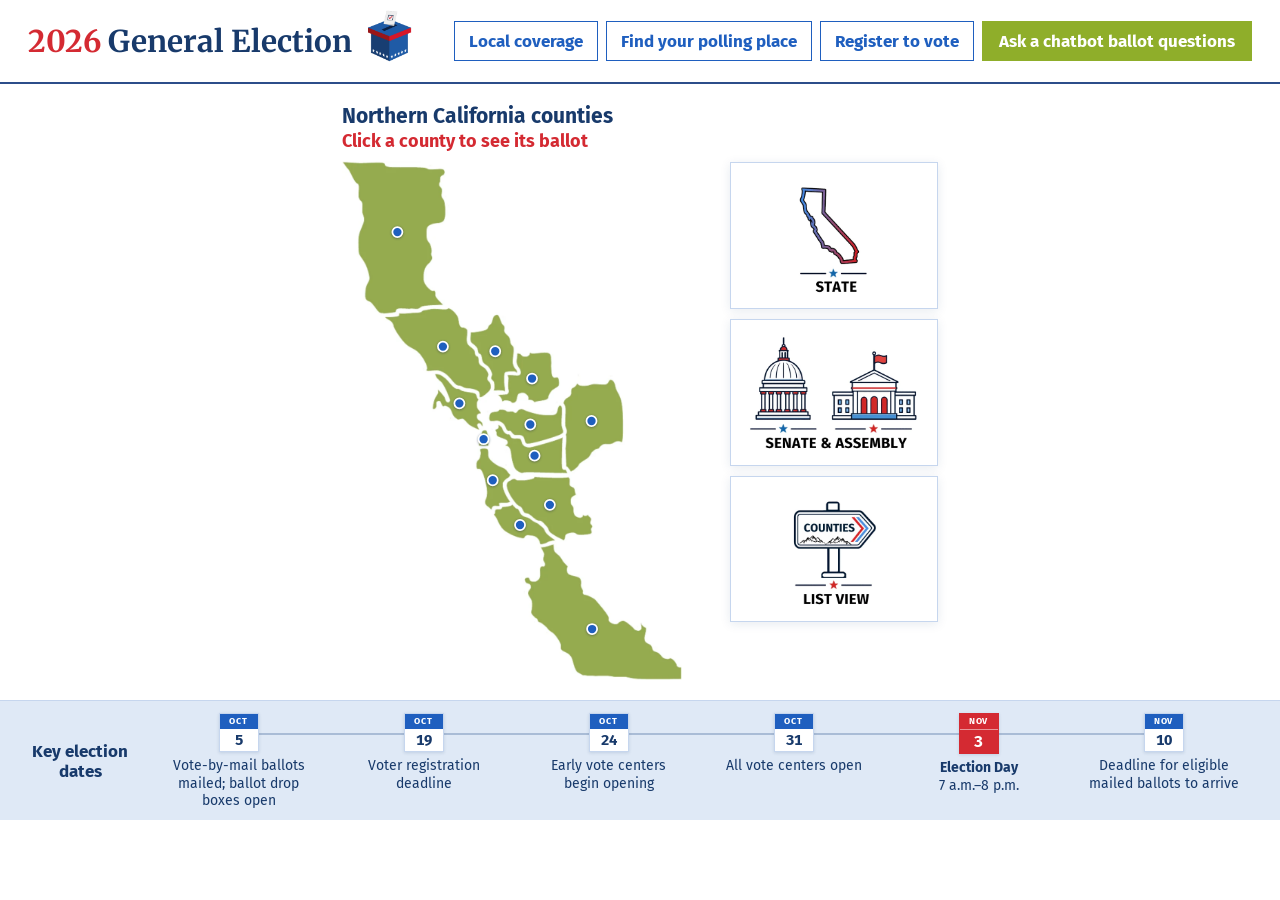
<file: demo/index.html>
<!doctype html>
<html lang="en">
<head>
<meta charset="utf-8">
<meta name="viewport" content="width=device-width, initial-scale=1">
<title>2026 General Election Dashboard - demo</title>
<link rel="preconnect" href="https://fonts.googleapis.com"><link href="https://fonts.googleapis.com/css2?family=Fira+Sans:wght@400;700&family=Merriweather:wght@700;900&display=swap" rel="stylesheet">
<link rel="stylesheet" href="../election-dashboard/assets/css/election-dashboard.css">
<style>body{margin:0;background:#fff;}</style>
</head>
<body>

<div class="ed-root"><div class="ed-dashboard" id="election-dashboard">
	<script type="application/json" class="ed-config">{"counties": {"mendocino": {"name": "Mendocino", "title": "Mendocino County", "emblem": "../election-dashboard/assets/img/emblems/mendocino.webp", "emblemFallback": "../election-dashboard/assets/img/emblems/mendocino.png", "page": "https://localnewsmatters.org/mendocino-county-november-3-2026/", "stories": {"measure": {"measure b": [{"url": "https://localnewsmatters.org/2026/06/29/fort-bragg-fire-tax-november-ballot/", "title": "Fort Bragg fire tax heads to the November ballot", "date": "2026-06-29"}]}, "race": {}}}, "sonoma": {"name": "Sonoma", "title": "Sonoma County", "emblem": "../election-dashboard/assets/img/emblems/sonoma.webp", "emblemFallback": "../election-dashboard/assets/img/emblems/sonoma.png", "page": "https://localnewsmatters.org/sonoma-county-november-3-2026/"}, "napa": {"name": "Napa", "title": "Napa County", "emblem": "../election-dashboard/assets/img/emblems/napa.webp", "emblemFallback": "../election-dashboard/assets/img/emblems/napa.png", "page": "https://localnewsmatters.org/napa-county-november-3-2026/"}, "solano": {"name": "Solano", "title": "Solano County", "emblem": "../election-dashboard/assets/img/emblems/solano.webp", "emblemFallback": "../election-dashboard/assets/img/emblems/solano.png", "page": "https://localnewsmatters.org/solano-county-november-3-2026/"}, "marin": {"name": "Marin", "title": "Marin County", "emblem": "../election-dashboard/assets/img/emblems/marin.webp", "emblemFallback": "../election-dashboard/assets/img/emblems/marin.png", "page": "https://localnewsmatters.org/marin-county-november-3-2026-2/"}, "contra-costa": {"name": "Contra Costa", "title": "Contra Costa County", "emblem": "../election-dashboard/assets/img/emblems/contra-costa.webp", "emblemFallback": "../election-dashboard/assets/img/emblems/contra-costa.png", "page": "https://localnewsmatters.org/contra-costa-county-november-3-2026/"}, "san-francisco": {"name": "San Francisco", "title": "City and County of San Francisco", "emblem": "../election-dashboard/assets/img/emblems/san-francisco.webp", "emblemFallback": "../election-dashboard/assets/img/emblems/san-francisco.png", "page": "https://localnewsmatters.org/san-francisco-november-3-2026/"}, "alameda": {"name": "Alameda", "title": "Alameda County", "emblem": "../election-dashboard/assets/img/emblems/alameda.webp", "emblemFallback": "../election-dashboard/assets/img/emblems/alameda.png", "page": "https://localnewsmatters.org/alameda-county-november-3-2026/"}, "san-mateo": {"name": "San Mateo", "title": "San Mateo County", "emblem": "../election-dashboard/assets/img/emblems/san-mateo.webp", "emblemFallback": "../election-dashboard/assets/img/emblems/san-mateo.png", "page": "https://localnewsmatters.org/san-mateo-november-3-2026/"}, "san-joaquin": {"name": "San Joaquin", "title": "San Joaquin County", "emblem": "../election-dashboard/assets/img/emblems/san-joaquin.webp", "emblemFallback": "../election-dashboard/assets/img/emblems/san-joaquin.png", "page": "https://localnewsmatters.org/san-joaquin-november-3-2026-2/"}, "santa-clara": {"name": "Santa Clara", "title": "Santa Clara County", "emblem": "../election-dashboard/assets/img/emblems/santa-clara.webp", "emblemFallback": "../election-dashboard/assets/img/emblems/santa-clara.png", "page": "https://localnewsmatters.org/santa-clara-november-3-2026/"}, "santa-cruz": {"name": "Santa Cruz", "title": "Santa Cruz County", "emblem": "../election-dashboard/assets/img/emblems/santa-cruz.webp", "emblemFallback": "../election-dashboard/assets/img/emblems/santa-cruz.png", "page": "https://localnewsmatters.org/santa-cruz-november-3-2026/"}, "monterey": {"name": "Monterey", "title": "Monterey County", "emblem": "../election-dashboard/assets/img/emblems/monterey.webp", "emblemFallback": "../election-dashboard/assets/img/emblems/monterey.png", "page": "https://localnewsmatters.org/monterey-county-november-3-2026/"}}}</script>

	<header class="ed-top">
		<div class="ed-title">
			<h2 class="ed-title-text"><span class="ed-title-year">2026</span> General Election</h2>
			<img class="ed-title-icon" src="../election-dashboard/assets/img/ballot-box.png" alt="" width="42" height="42" decoding="async">
		</div>
		<nav class="ed-top-links" aria-label="Election resources">
			<a class="ed-btn" href="#local-coverage">Local coverage</a>
<a class="ed-btn" href="https://www.sos.ca.gov/elections/polling-place">Find your polling place</a>
<a class="ed-btn" href="https://registertovote.ca.gov/">Register to vote</a>
<a class="ed-btn ed-btn-green" href="https://localnewsmatters.org/votemate/">Ask a chatbot ballot questions</a>

		</nav>
	</header>

	<div class="ed-main">
		<section class="ed-map-col">
			<div class="ed-map-head">
				<div class="ed-map-title">Northern California counties</div>
				<div class="ed-map-sub">Click a county to see its ballot</div>
			</div>
			<div class="ed-map-wrap" style="aspect-ratio: 1755 / 2683">
				<img class="ed-map-art" src="../election-dashboard/assets/img/map-art.webp" width="1755" height="2683" alt="" decoding="async">
				<svg class="ed-map-svg" xmlns="http://www.w3.org/2000/svg" xmlns:xlink="http://www.w3.org/1999/xlink" viewBox="0 0 1755 2683" role="group" aria-label="Map of the counties we cover">
<defs>
<clipPath id="ed-clip-mendocino" clipPathUnits="userSpaceOnUse"><use href="#ed-p-mendocino"/></clipPath>
<clipPath id="ed-clip-sonoma" clipPathUnits="userSpaceOnUse"><use href="#ed-p-sonoma"/></clipPath>
<clipPath id="ed-clip-napa" clipPathUnits="userSpaceOnUse"><use href="#ed-p-napa"/></clipPath>
<clipPath id="ed-clip-solano" clipPathUnits="userSpaceOnUse"><use href="#ed-p-solano"/></clipPath>
<clipPath id="ed-clip-marin" clipPathUnits="userSpaceOnUse"><use href="#ed-p-marin"/></clipPath>
<clipPath id="ed-clip-contra-costa" clipPathUnits="userSpaceOnUse"><use href="#ed-p-contra-costa"/></clipPath>
<clipPath id="ed-clip-san-joaquin" clipPathUnits="userSpaceOnUse"><use href="#ed-p-san-joaquin"/></clipPath>
<clipPath id="ed-clip-alameda" clipPathUnits="userSpaceOnUse"><use href="#ed-p-alameda"/></clipPath>
<clipPath id="ed-clip-san-mateo" clipPathUnits="userSpaceOnUse"><use href="#ed-p-san-mateo"/></clipPath>
<clipPath id="ed-clip-santa-clara" clipPathUnits="userSpaceOnUse"><use href="#ed-p-santa-clara"/></clipPath>
<clipPath id="ed-clip-santa-cruz" clipPathUnits="userSpaceOnUse"><use href="#ed-p-santa-cruz"/></clipPath>
<clipPath id="ed-clip-monterey" clipPathUnits="userSpaceOnUse"><use href="#ed-p-monterey"/></clipPath>
<clipPath id="ed-clip-san-francisco" clipPathUnits="userSpaceOnUse"><use href="#ed-p-san-francisco"/></clipPath>
</defs>
<g class="ed-counties">
<path id="ed-p-mendocino" class="ed-county" data-county="mendocino" d="M3,1 3,17 30,51 60,108 79,127 78,187 98,220 98,268 107,306 79,385 78,457 81,482 121,550 135,601 115,657 113,704 117,717 145,736 184,784 214,794 276,787 293,768 391,770 427,754 521,748 523,736 490,699 484,668 460,661 436,635 427,613 427,587 439,548 463,522 471,506 465,438 443,395 444,349 454,337 467,331 522,319 536,298 536,215 520,180 522,145 508,123 513,86 535,64 532,44 511,34 448,36 421,27 249,25 230,20 224,9 208,2Z" tabindex="0" role="button" aria-label="Mendocino County"><title>Mendocino County</title></path>
<path id="ed-p-sonoma" class="ed-county" data-county="sonoma" d="M220,804 220,814 251,836 272,883 309,935 334,959 377,984 399,1004 429,1055 433,1088 496,1088 515,1095 537,1110 586,1162 638,1180 675,1184 698,1194 703,1219 709,1226 723,1225 741,1214 770,1185 774,1160 770,1144 757,1127 762,1107 759,1092 747,1072 715,1046 709,1012 694,999 688,974 652,938 651,869 643,860 615,850 602,800 568,762 553,755 536,760 456,758 417,766 396,777 297,781 289,785 286,796 228,800Z" tabindex="0" role="button" aria-label="Sonoma County"><title>Sonoma County</title></path>
<path id="ed-p-napa" class="ed-county" data-county="napa" d="M798,788 778,799 764,836 740,866 714,874 661,881 656,927 663,943 693,972 699,996 712,1006 723,1045 753,1071 768,1102 763,1127 779,1150 778,1188 838,1196 847,1190 843,1144 846,1098 865,1093 889,1093 904,1098 909,1093 909,1082 887,1044 891,961 878,944 868,907 844,879 844,854 830,836 815,798Z" tabindex="0" role="button" aria-label="Napa County"><title>Napa County</title></path>
<path id="ed-p-solano" class="ed-county" data-county="solano" d="M1073,989 1060,984 972,986 952,1004 937,1004 915,989 899,992 894,1041 916,1094 906,1102 858,1100 850,1104 853,1193 849,1199 813,1202 804,1208 823,1246 849,1243 861,1245 875,1255 893,1254 906,1240 914,1210 928,1204 940,1206 953,1217 958,1239 978,1242 993,1252 1053,1240 1069,1229 1082,1197 1118,1171 1126,1154 1121,1118 1111,1112 1096,1113 1090,1104 1085,1010Z" tabindex="0" role="button" aria-label="Solano County"><title>Solano County</title></path>
<path id="ed-p-marin" class="ed-county" data-county="marin" d="M477,1096 474,1106 479,1117 518,1162 550,1237 547,1241 541,1236 534,1216 502,1180 492,1181 489,1197 466,1244 464,1284 476,1288 487,1282 494,1267 493,1251 500,1246 515,1272 537,1273 553,1285 567,1317 589,1339 604,1342 620,1338 662,1375 698,1392 709,1391 712,1381 705,1364 709,1362 716,1371 726,1372 731,1367 731,1356 702,1322 708,1311 720,1307 721,1298 703,1271 702,1252 709,1228 696,1201 677,1192 625,1183 606,1172 587,1169 523,1107 496,1095Z" tabindex="0" role="button" aria-label="Marin County"><title>Marin County</title></path>
<path id="ed-p-contra-costa" class="ed-county" data-county="contra-costa" d="M1147,1404 1139,1365 1141,1274 1138,1265 1125,1257 1110,1269 1102,1298 1084,1307 1019,1304 922,1276 908,1280 895,1295 879,1288 856,1289 846,1282 815,1278 801,1288 765,1296 755,1311 753,1333 758,1346 769,1351 801,1348 817,1354 833,1369 849,1398 866,1401 885,1420 927,1426 942,1460 955,1467 984,1464 1097,1432 1134,1417Z" tabindex="0" role="button" aria-label="Contra Costa County"><title>Contra Costa County</title></path>
<path id="ed-p-san-joaquin" class="ed-county" data-county="san-joaquin" d="M1396,1126 1377,1127 1360,1148 1302,1146 1269,1154 1236,1155 1210,1146 1195,1163 1180,1172 1174,1206 1140,1237 1137,1254 1147,1283 1145,1369 1153,1391 1148,1412 1151,1448 1147,1478 1151,1579 1178,1609 1204,1599 1232,1567 1276,1537 1303,1501 1330,1489 1347,1472 1394,1467 1422,1454 1442,1458 1452,1450 1456,1424 1456,1315 1450,1250 1413,1147Z" tabindex="0" role="button" aria-label="San Joaquin County"><title>San Joaquin County</title></path>
<path id="ed-p-alameda" class="ed-county" data-county="alameda" d="M787,1385 793,1422 846,1449 848,1456 840,1464 839,1472 862,1493 879,1577 889,1596 904,1609 926,1618 986,1614 1158,1619 1166,1615 1167,1605 1162,1596 1144,1588 1141,1580 1141,1426 1130,1425 1046,1454 964,1474 946,1469 937,1460 922,1430 880,1426 867,1408 846,1401 829,1372 818,1362 804,1361 800,1377Z" tabindex="0" role="button" aria-label="Alameda County"><title>Alameda County</title></path>
<path id="ed-p-san-mateo" class="ed-county" data-county="san-mateo" d="M727,1479 710,1484 706,1490 706,1528 689,1553 687,1583 693,1595 707,1597 716,1606 735,1664 742,1718 732,1753 732,1772 744,1788 770,1805 778,1801 786,1788 815,1787 819,1773 855,1772 871,1765 872,1756 839,1696 836,1665 868,1636 873,1618 843,1585 804,1567 778,1548 762,1527 758,1489 748,1481Z" tabindex="0" role="button" aria-label="San Mateo County"><title>San Mateo County</title></path>
<path id="ed-p-santa-clara" class="ed-county" data-county="santa-clara" d="M847,1659 843,1682 849,1704 869,1743 892,1774 921,1796 938,1823 962,1831 997,1859 1030,1871 1056,1899 1064,1918 1093,1941 1144,1965 1154,1958 1158,1938 1176,1928 1196,1927 1212,1936 1234,1939 1279,1934 1292,1927 1292,1902 1298,1886 1288,1871 1292,1854 1288,1840 1267,1823 1257,1828 1241,1825 1233,1836 1224,1837 1212,1832 1204,1822 1201,1791 1188,1771 1187,1749 1193,1740 1211,1729 1212,1718 1203,1687 1181,1672 1181,1641 1173,1630 995,1627 976,1638 942,1644 905,1644 887,1636 859,1648Z" tabindex="0" role="button" aria-label="Santa Clara County"><title>Santa Clara County</title></path>
<path id="ed-p-santa-cruz" class="ed-county" data-county="santa-cruz" d="M786,1800 778,1830 807,1882 831,1913 866,1935 929,1956 942,1954 956,1940 989,1944 1007,1958 1016,1981 1026,1987 1101,1964 1101,1953 1058,1918 1039,1888 972,1842 936,1828 916,1798 878,1770 866,1777 825,1783 816,1793 796,1794Z" tabindex="0" role="button" aria-label="Santa Cruz County"><title>Santa Cruz County</title></path>
<path id="ed-p-monterey" class="ed-county" data-county="monterey" d="M1023,1994 1023,2005 1036,2031 1032,2065 1041,2087 1027,2089 1018,2097 1012,2155 997,2167 980,2167 967,2149 955,2147 943,2151 936,2160 942,2181 967,2197 953,2238 973,2277 969,2335 976,2349 1002,2372 1010,2387 1033,2399 1098,2459 1122,2499 1126,2529 1161,2550 1177,2567 1194,2621 1208,2645 1238,2663 1265,2667 1372,2667 1410,2673 1467,2673 1510,2682 1754,2680 1754,2614 1737,2609 1724,2584 1707,2568 1697,2564 1664,2564 1637,2537 1614,2528 1601,2501 1570,2479 1567,2466 1575,2431 1571,2407 1553,2394 1543,2393 1538,2398 1538,2416 1528,2422 1514,2416 1480,2384 1459,2372 1440,2372 1411,2388 1389,2380 1382,2373 1382,2355 1372,2337 1314,2265 1289,2248 1249,2232 1249,2216 1239,2194 1240,2168 1234,2154 1222,2145 1180,2134 1171,2127 1167,2116 1168,2089 1127,2037 1103,2015 1097,1980 1088,1976Z" tabindex="0" role="button" aria-label="Monterey County"><title>Monterey County</title></path>
<path id="ed-p-san-francisco" class="ed-county" data-county="san-francisco" d="M731,1381 698,1392 683,1409 676,1434 678,1451 687,1469 704,1484 731,1491 764,1480 779,1463 786,1438 784,1421 775,1403 758,1388Z" tabindex="0" role="button" aria-label="City and County of San Francisco"><title>City and County of San Francisco</title></path>
</g><g class="ed-markers" aria-hidden="true">
<circle class="ed-marker" data-county="mendocino" cx="286" cy="367" r="26"/>
<circle class="ed-marker" data-county="sonoma" cx="521" cy="958" r="26"/>
<circle class="ed-marker" data-county="napa" cx="791" cy="982" r="26"/>
<circle class="ed-marker" data-county="solano" cx="981" cy="1123" r="26"/>
<circle class="ed-marker" data-county="marin" cx="606" cy="1251" r="26"/>
<circle class="ed-marker" data-county="contra-costa" cx="972" cy="1360" r="26"/>
<circle class="ed-marker" data-county="san-joaquin" cx="1288" cy="1342" r="26"/>
<circle class="ed-marker" data-county="alameda" cx="994" cy="1521" r="26"/>
<circle class="ed-marker" data-county="san-mateo" cx="778" cy="1648" r="26"/>
<circle class="ed-marker" data-county="santa-clara" cx="1073" cy="1775" r="26"/>
<circle class="ed-marker" data-county="santa-cruz" cx="919" cy="1879" r="26"/>
<circle class="ed-marker" data-county="monterey" cx="1291" cy="2416" r="26"/>
<circle class="ed-marker" data-county="san-francisco" cx="731" cy="1436" r="26"/>
</g></svg>
				<div class="ed-map-tip" aria-hidden="true"></div>
			</div>
		</section>

		<section class="ed-center">
			<div class="ed-ballot">
				<div class="ed-ballot-head">
					<img alt="" width="54" height="54" decoding="async">
					<h3 class="ed-ballot-title"></h3>
					<a class="ed-open-page" href="#" target="_blank" rel="noopener" hidden>Full page &#8599;</a>
					<button type="button" class="ed-close" aria-label="Close ballot">&times;</button>
				</div>
				<div class="ed-ballot-scroll">
					<div class="ed-search"><input type="search" id="ed-search-input" placeholder="Search for measures, candidates, contests…" aria-label="Search this ballot"></div>
					<div class="ed-ballot-body"></div>
				</div>
			</div>
		</section>

		<nav class="ed-side-nav" aria-label="Other ballots">
			<a class="ed-nav-btn" href="https://localnewsmatters.org/state-races/" aria-label="State"><picture><source srcset="../election-dashboard/assets/img/nav/icon-state.webp" type="image/webp"><img src="../election-dashboard/assets/img/nav/icon-state.png" alt="" width="543" height="362" decoding="async"></picture></a>
<a class="ed-nav-btn" href="https://localnewsmatters.org/state-assembly-senate/" aria-label="Senate &amp; Assembly"><picture><source srcset="../election-dashboard/assets/img/nav/icon-senate-assembly.webp" type="image/webp"><img src="../election-dashboard/assets/img/nav/icon-senate-assembly.png" alt="" width="543" height="362" decoding="async"></picture></a>
<a class="ed-nav-btn" href="https://localnewsmatters.org/november-3-general-election/" aria-label="Counties"><picture><source srcset="../election-dashboard/assets/img/nav/icon-counties.webp" type="image/webp"><img src="../election-dashboard/assets/img/nav/icon-counties.png" alt="" width="543" height="362" decoding="async"></picture></a>

		</nav>
	</div>

	<footer class="ed-dates">
		<div class="ed-dates-title">Key election dates</div>
		<ol class="ed-timeline">
			<li class="ed-date"><div class="ed-date-badge"><span class="ed-date-month">OCT</span><span class="ed-date-day">5</span></div><div class="ed-date-text">Vote-by-mail ballots mailed; ballot drop boxes open</div></li>
<li class="ed-date"><div class="ed-date-badge"><span class="ed-date-month">OCT</span><span class="ed-date-day">19</span></div><div class="ed-date-text">Voter registration deadline</div></li>
<li class="ed-date"><div class="ed-date-badge"><span class="ed-date-month">OCT</span><span class="ed-date-day">24</span></div><div class="ed-date-text">Early vote centers begin opening</div></li>
<li class="ed-date"><div class="ed-date-badge"><span class="ed-date-month">OCT</span><span class="ed-date-day">31</span></div><div class="ed-date-text">All vote centers open</div></li>
<li class="ed-date is-highlight"><div class="ed-date-badge"><span class="ed-date-month">NOV</span><span class="ed-date-day">3</span></div><div class="ed-date-text"><b>Election Day</b><br>7 a.m.–8 p.m.</div></li>
<li class="ed-date"><div class="ed-date-badge"><span class="ed-date-month">NOV</span><span class="ed-date-day">10</span></div><div class="ed-date-text">Deadline for eligible mailed ballots to arrive</div></li>

		</ol>
	</footer>

	<p class="ed-sr" aria-live="polite"></p>
	<template data-ballot="mendocino"><style>
.lnm-results-widget, .lnm-results-widget * { box-sizing: border-box; margin: 0; padding: 0; }
.lnm-results-widget { font-family: Arial, sans-serif; }
.lnm-results-widget .lnm-county-banner { background-color: #1a3668; color: white; padding: 14px 18px; border-radius: 5px; margin-bottom: 12px; text-align: center; }
.lnm-results-widget .lnm-county-name { font-size: 22px; font-weight: 700; line-height: 1.2; }
.lnm-results-widget .lnm-election-title { font-size: 13px; color: #accf00; text-transform: uppercase; letter-spacing: 0.06em; margin-top: 4px; }
.lnm-results-widget .race-box { background-color: white; border: 1px solid #ddd; border-radius: 5px; margin-bottom: 20px; overflow: hidden; }
.lnm-results-widget .race-title { background-color: #1a3668; color: white; padding: 10px 14px; font-weight: bold; font-size: 1em; }
.lnm-results-widget .measure-block { padding: 16px; }
.lnm-results-widget .measure-name { font-size: 1.15em; font-weight: 700; color: #1a3668; margin-bottom: 6px; }
.lnm-results-widget .measure-desc { font-size: 0.88em; color: #555; line-height: 1.55; }
.lnm-results-widget .search-wrap { margin-bottom: 16px; }
.lnm-results-widget .search-input { width: 100%; padding: 10px 16px; font-size: 15px; border: 1px solid #ccc; border-radius: 6px; }
</style>
<div class="lnm-results-widget">
<div class="lnm-county-banner"><div class="lnm-county-name">Mendocino County</div><div class="lnm-election-title">November 3, 2026 General Election</div></div>
<div class="search-wrap"><input class="search-input" placeholder="Search for measures, candidates, contests…" type="text"></div>
<div class="no-results">No results found.</div>
<div class="race-box"><div class="race-title">City of Fort Bragg</div><div class="measure-block"><div class="measure-name">Measure B</div><div class="measure-desc">Fort Bragg Fire Protection Measure. To maintain reliable local fire protection services; replace aging fire engines and emergency response equipment; keep funds locally controlled and unavailable for State use; and require annual audit and public reporting, shall the City of Fort Bragg authorize a $50 annual parcel tax for 10 years, generating approximately $123,900 annually?</div></div></div>
<div class="race-box"><div class="race-title">City of Point Arena</div><div class="measure-block"><div class="measure-name">Measure C</div><div class="measure-desc">Shall Ordinance No. 247 amending Chapter 3.30.030 of the Point Arena Municipal Code to increase the City of Point Arena's existing Transient Occupancy Tax (a bed tax paid when overnight visitors rent a room) from twelve percent (12%) to fourteen percent (14%) to fund public services and maintain public areas, effective April 1, 2027, which proposed rate increase and amendment is anticipated to raise an additional $35,833 per year in revenue and which will continue until repealed by the City Council or the city voters, be adopted?</div></div></div>
</div>
</template>
	<template data-ballot="sonoma"><!-- PLACEHOLDER — replace this file with the Sonoma County ballot preview (see README: "Wiring up your ballots"). -->
<div class="ed-group">
  <h3>Sonoma County</h3>
  <div class="ed-contest">
    <h4>Ballot preview coming soon</h4>
    <p>The Sonoma County ballot preview has not been connected yet. Drop the finished preview into <code>ballots/sonoma.html</code>, or point this county at a WordPress page or URL in <code>includes/counties.php</code>.</p>
  </div>
</div>
<div class="ed-group">
  <h3>Example section (delete me)</h3>
  <div class="ed-contest">
    <h4>Example contest or measure</h4>
    <p>Each <em>.ed-contest</em> block is searchable from the box above. Group them under an <em>.ed-group</em> with an <em>h3</em> heading such as a city, district or office.</p>
    <ul><li>Candidate or option one</li><li>Candidate or option two</li></ul>
    <p class="ed-result">Results: add a line like this on election night.</p>
  </div>
</div>
</template>
	<template data-ballot="napa"><!-- PLACEHOLDER — replace this file with the Napa County ballot preview (see README: "Wiring up your ballots"). -->
<div class="ed-group">
  <h3>Napa County</h3>
  <div class="ed-contest">
    <h4>Ballot preview coming soon</h4>
    <p>The Napa County ballot preview has not been connected yet. Drop the finished preview into <code>ballots/napa.html</code>, or point this county at a WordPress page or URL in <code>includes/counties.php</code>.</p>
  </div>
</div>
<div class="ed-group">
  <h3>Example section (delete me)</h3>
  <div class="ed-contest">
    <h4>Example contest or measure</h4>
    <p>Each <em>.ed-contest</em> block is searchable from the box above. Group them under an <em>.ed-group</em> with an <em>h3</em> heading such as a city, district or office.</p>
    <ul><li>Candidate or option one</li><li>Candidate or option two</li></ul>
    <p class="ed-result">Results: add a line like this on election night.</p>
  </div>
</div>
</template>
	<template data-ballot="solano"><!-- PLACEHOLDER — replace this file with the Solano County ballot preview (see README: "Wiring up your ballots"). -->
<div class="ed-group">
  <h3>Solano County</h3>
  <div class="ed-contest">
    <h4>Ballot preview coming soon</h4>
    <p>The Solano County ballot preview has not been connected yet. Drop the finished preview into <code>ballots/solano.html</code>, or point this county at a WordPress page or URL in <code>includes/counties.php</code>.</p>
  </div>
</div>
<div class="ed-group">
  <h3>Example section (delete me)</h3>
  <div class="ed-contest">
    <h4>Example contest or measure</h4>
    <p>Each <em>.ed-contest</em> block is searchable from the box above. Group them under an <em>.ed-group</em> with an <em>h3</em> heading such as a city, district or office.</p>
    <ul><li>Candidate or option one</li><li>Candidate or option two</li></ul>
    <p class="ed-result">Results: add a line like this on election night.</p>
  </div>
</div>
</template>
	<template data-ballot="marin"><!-- PLACEHOLDER — replace this file with the Marin County ballot preview (see README: "Wiring up your ballots"). -->
<div class="ed-group">
  <h3>Marin County</h3>
  <div class="ed-contest">
    <h4>Ballot preview coming soon</h4>
    <p>The Marin County ballot preview has not been connected yet. Drop the finished preview into <code>ballots/marin.html</code>, or point this county at a WordPress page or URL in <code>includes/counties.php</code>.</p>
  </div>
</div>
<div class="ed-group">
  <h3>Example section (delete me)</h3>
  <div class="ed-contest">
    <h4>Example contest or measure</h4>
    <p>Each <em>.ed-contest</em> block is searchable from the box above. Group them under an <em>.ed-group</em> with an <em>h3</em> heading such as a city, district or office.</p>
    <ul><li>Candidate or option one</li><li>Candidate or option two</li></ul>
    <p class="ed-result">Results: add a line like this on election night.</p>
  </div>
</div>
</template>
	<template data-ballot="contra-costa"><!-- PLACEHOLDER — replace this file with the Contra Costa County ballot preview (see README: "Wiring up your ballots"). -->
<div class="ed-group">
  <h3>Contra Costa County</h3>
  <div class="ed-contest">
    <h4>Ballot preview coming soon</h4>
    <p>The Contra Costa County ballot preview has not been connected yet. Drop the finished preview into <code>ballots/contra-costa.html</code>, or point this county at a WordPress page or URL in <code>includes/counties.php</code>.</p>
  </div>
</div>
<div class="ed-group">
  <h3>Example section (delete me)</h3>
  <div class="ed-contest">
    <h4>Example contest or measure</h4>
    <p>Each <em>.ed-contest</em> block is searchable from the box above. Group them under an <em>.ed-group</em> with an <em>h3</em> heading such as a city, district or office.</p>
    <ul><li>Candidate or option one</li><li>Candidate or option two</li></ul>
    <p class="ed-result">Results: add a line like this on election night.</p>
  </div>
</div>
</template>
	<template data-ballot="san-francisco"><!-- PLACEHOLDER — replace this file with the City and County of San Francisco ballot preview (see README: "Wiring up your ballots"). -->
<div class="ed-group">
  <h3>City and County of San Francisco</h3>
  <div class="ed-contest">
    <h4>Ballot preview coming soon</h4>
    <p>The City and County of San Francisco ballot preview has not been connected yet. Drop the finished preview into <code>ballots/san-francisco.html</code>, or point this county at a WordPress page or URL in <code>includes/counties.php</code>.</p>
  </div>
</div>
<div class="ed-group">
  <h3>Example section (delete me)</h3>
  <div class="ed-contest">
    <h4>Example contest or measure</h4>
    <p>Each <em>.ed-contest</em> block is searchable from the box above. Group them under an <em>.ed-group</em> with an <em>h3</em> heading such as a city, district or office.</p>
    <ul><li>Candidate or option one</li><li>Candidate or option two</li></ul>
    <p class="ed-result">Results: add a line like this on election night.</p>
  </div>
</div>
</template>
	<template data-ballot="alameda"><!-- PLACEHOLDER — replace this file with the Alameda County ballot preview (see README: "Wiring up your ballots"). -->
<div class="ed-group">
  <h3>Alameda County</h3>
  <div class="ed-contest">
    <h4>Ballot preview coming soon</h4>
    <p>The Alameda County ballot preview has not been connected yet. Drop the finished preview into <code>ballots/alameda.html</code>, or point this county at a WordPress page or URL in <code>includes/counties.php</code>.</p>
  </div>
</div>
<div class="ed-group">
  <h3>Example section (delete me)</h3>
  <div class="ed-contest">
    <h4>Example contest or measure</h4>
    <p>Each <em>.ed-contest</em> block is searchable from the box above. Group them under an <em>.ed-group</em> with an <em>h3</em> heading such as a city, district or office.</p>
    <ul><li>Candidate or option one</li><li>Candidate or option two</li></ul>
    <p class="ed-result">Results: add a line like this on election night.</p>
  </div>
</div>
</template>
	<template data-ballot="san-mateo"><!-- PLACEHOLDER — replace this file with the San Mateo County ballot preview (see README: "Wiring up your ballots"). -->
<div class="ed-group">
  <h3>San Mateo County</h3>
  <div class="ed-contest">
    <h4>Ballot preview coming soon</h4>
    <p>The San Mateo County ballot preview has not been connected yet. Drop the finished preview into <code>ballots/san-mateo.html</code>, or point this county at a WordPress page or URL in <code>includes/counties.php</code>.</p>
  </div>
</div>
<div class="ed-group">
  <h3>Example section (delete me)</h3>
  <div class="ed-contest">
    <h4>Example contest or measure</h4>
    <p>Each <em>.ed-contest</em> block is searchable from the box above. Group them under an <em>.ed-group</em> with an <em>h3</em> heading such as a city, district or office.</p>
    <ul><li>Candidate or option one</li><li>Candidate or option two</li></ul>
    <p class="ed-result">Results: add a line like this on election night.</p>
  </div>
</div>
</template>
	<template data-ballot="san-joaquin"><!-- PLACEHOLDER — replace this file with the San Joaquin County ballot preview (see README: "Wiring up your ballots"). -->
<div class="ed-group">
  <h3>San Joaquin County</h3>
  <div class="ed-contest">
    <h4>Ballot preview coming soon</h4>
    <p>The San Joaquin County ballot preview has not been connected yet. Drop the finished preview into <code>ballots/san-joaquin.html</code>, or point this county at a WordPress page or URL in <code>includes/counties.php</code>.</p>
  </div>
</div>
<div class="ed-group">
  <h3>Example section (delete me)</h3>
  <div class="ed-contest">
    <h4>Example contest or measure</h4>
    <p>Each <em>.ed-contest</em> block is searchable from the box above. Group them under an <em>.ed-group</em> with an <em>h3</em> heading such as a city, district or office.</p>
    <ul><li>Candidate or option one</li><li>Candidate or option two</li></ul>
    <p class="ed-result">Results: add a line like this on election night.</p>
  </div>
</div>
</template>
	<template data-ballot="santa-clara"><!-- PLACEHOLDER — replace this file with the Santa Clara County ballot preview (see README: "Wiring up your ballots"). -->
<div class="ed-group">
  <h3>Santa Clara County</h3>
  <div class="ed-contest">
    <h4>Ballot preview coming soon</h4>
    <p>The Santa Clara County ballot preview has not been connected yet. Drop the finished preview into <code>ballots/santa-clara.html</code>, or point this county at a WordPress page or URL in <code>includes/counties.php</code>.</p>
  </div>
</div>
<div class="ed-group">
  <h3>Example section (delete me)</h3>
  <div class="ed-contest">
    <h4>Example contest or measure</h4>
    <p>Each <em>.ed-contest</em> block is searchable from the box above. Group them under an <em>.ed-group</em> with an <em>h3</em> heading such as a city, district or office.</p>
    <ul><li>Candidate or option one</li><li>Candidate or option two</li></ul>
    <p class="ed-result">Results: add a line like this on election night.</p>
  </div>
</div>
</template>
	<template data-ballot="santa-cruz"><!-- PLACEHOLDER — replace this file with the Santa Cruz County ballot preview (see README: "Wiring up your ballots"). -->
<div class="ed-group">
  <h3>Santa Cruz County</h3>
  <div class="ed-contest">
    <h4>Ballot preview coming soon</h4>
    <p>The Santa Cruz County ballot preview has not been connected yet. Drop the finished preview into <code>ballots/santa-cruz.html</code>, or point this county at a WordPress page or URL in <code>includes/counties.php</code>.</p>
  </div>
</div>
<div class="ed-group">
  <h3>Example section (delete me)</h3>
  <div class="ed-contest">
    <h4>Example contest or measure</h4>
    <p>Each <em>.ed-contest</em> block is searchable from the box above. Group them under an <em>.ed-group</em> with an <em>h3</em> heading such as a city, district or office.</p>
    <ul><li>Candidate or option one</li><li>Candidate or option two</li></ul>
    <p class="ed-result">Results: add a line like this on election night.</p>
  </div>
</div>
</template>
	<template data-ballot="monterey"><!-- PLACEHOLDER — replace this file with the Monterey County ballot preview (see README: "Wiring up your ballots"). -->
<div class="ed-group">
  <h3>Monterey County</h3>
  <div class="ed-contest">
    <h4>Ballot preview coming soon</h4>
    <p>The Monterey County ballot preview has not been connected yet. Drop the finished preview into <code>ballots/monterey.html</code>, or point this county at a WordPress page or URL in <code>includes/counties.php</code>.</p>
  </div>
</div>
<div class="ed-group">
  <h3>Example section (delete me)</h3>
  <div class="ed-contest">
    <h4>Example contest or measure</h4>
    <p>Each <em>.ed-contest</em> block is searchable from the box above. Group them under an <em>.ed-group</em> with an <em>h3</em> heading such as a city, district or office.</p>
    <ul><li>Candidate or option one</li><li>Candidate or option two</li></ul>
    <p class="ed-result">Results: add a line like this on election night.</p>
  </div>
</div>
</template>
</div></div>

<script src="../election-dashboard/assets/js/election-dashboard.js" defer></script>
</body>
</html>
</file>
<file: election-dashboard/assets/css/election-dashboard.css>
/* Election Dashboard v8 — map · ballot · side nav · key dates
   All rules are scoped under .ed-dashboard so the widget can live inside any theme.
   Layout breakpoints respond to the width of .ed-root (a container query), so the
   dashboard stacks when the space it sits in is narrow, not only on small screens. */
.ed-root { container: ed-root / inline-size; width: 100%; margin-top: var(--ed-pull-up, 0); }
.ed-dashboard {
  --ed-navy: #183a6b;
  --ed-blue: #1f5fbf;
  --ed-blue-hover: #183a6b;
  --ed-red: #d42a32;
  --ed-green: #8fae2a;
  --ed-green-dark: #7a9622;
  --ed-ink: #1c1d1f;
  --ed-ink-2: #4a4c50;
  --ed-muted: #5d6066;
  --ed-line: #d6d8dc;
  --ed-rule: #c6d6ee;
  --ed-rule-soft: #9fbbe0;
  --ed-tint: #eaf2fc;
  --ed-tint-2: #dfe9f6;
  --ed-shadow: 0 2px 10px rgba(24,58,107,.1);
  --ed-font: "Fira Sans", "Helvetica Neue", Helvetica, Arial, sans-serif;
  --ed-serif: "Merriweather", Georgia, "Times New Roman", serif;
  --ed-ease: cubic-bezier(.22,.8,.3,1);
  --ed-height: 800px;        /* desktop frame height, as in the mockup */
  --ed-map-col: 340px;
  --ed-nav-col: 208px;

  font-family: var(--ed-font);
  color: var(--ed-ink);
  background: #fff;
  box-sizing: border-box;
  width: 100%;
  max-width: 1400px;
  margin: 0 auto;
  display: flex;
  flex-direction: column;
  min-height: var(--ed-height);
  line-height: 1.4;
}
.ed-dashboard *, .ed-dashboard *::before, .ed-dashboard *::after { box-sizing: inherit; }
.ed-dashboard img { max-width: 100%; }

/* ---------- Top bar ---------- */
.ed-top {
  flex: none;
  display: flex; align-items: center; justify-content: space-between; gap: 20px; flex-wrap: wrap;
  min-height: 84px;
  padding: 10px 28px;
  border-bottom: 2px solid #2c4d8a;
}
.ed-title { display: flex; align-items: center; gap: 10px; }
.ed-title-text {
  font-family: var(--ed-serif); font-size: 30px; font-weight: 700; line-height: 1; color: var(--ed-navy);
  margin: 0; white-space: nowrap;
}
.ed-title-year { color: var(--ed-red); }
.ed-title-icon { height: 58px; width: auto; display: block; transform: translateY(-5px); }   /* the slip on top makes the box sit low; nudge up so the box centres on the text */
.ed-top-links { display: flex; gap: 8px; align-items: center; flex-wrap: wrap; }
/* Written with extra specificity and !important on the properties themes like to restyle on links */
.ed-dashboard a.ed-btn {
  display: inline-flex; align-items: center; height: 40px; padding: 0 14px; margin: 0;
  border: 1.5px solid var(--ed-blue); border-radius: 0; background: #fff; box-shadow: none;
  font-family: var(--ed-font); font-size: 17px; font-weight: 700; line-height: 1; letter-spacing: 0;
  color: var(--ed-blue) !important; text-decoration: none !important; text-transform: none; white-space: nowrap;
  transition: background .15s, color .15s, transform .15s;
}
.ed-dashboard a.ed-btn:hover, .ed-dashboard a.ed-btn:focus-visible { background: var(--ed-blue); color: #fff !important; }
.ed-dashboard a.ed-btn-green { background: var(--ed-green); border-color: var(--ed-green); color: #fff !important; padding: 0 16px; }
.ed-dashboard a.ed-btn-green:hover, .ed-dashboard a.ed-btn-green:focus-visible { background: var(--ed-green-dark); border-color: var(--ed-green-dark); }

/* ---------- Main grid ----------
   Idle: the map and the three buttons sit together in the middle (the centre column is 0 wide).
   Active: the centre column opens up and the ballot fills it; map and buttons slide to the sides. */
.ed-main {
  --ed-gap: 24px;
  --ed-center-w: 0px;
  flex: 1 1 auto; min-height: 0;
  display: grid;
  grid-template-columns: var(--ed-map-col) var(--ed-center-w) var(--ed-nav-col);
  justify-content: center;
  gap: var(--ed-gap);
  padding: 20px 28px;
  transition: grid-template-columns .55s var(--ed-ease);
}
.ed-dashboard.is-active .ed-main {
  --ed-center-w: calc(100% - var(--ed-map-col) - var(--ed-nav-col) - 2 * var(--ed-gap));
}

/* Map column */
.ed-map-col { display: flex; flex-direction: column; min-height: 0; min-width: 0; }
.ed-map-head { margin-bottom: 8px; }
.ed-map-title { font-family: var(--ed-font); font-size: 21px; font-weight: 700; line-height: 1.2; color: var(--ed-navy); }
.ed-map-sub { display: block; margin-top: 1px; font-size: 18px; font-weight: 700; line-height: 1.25; color: var(--ed-red); }
.ed-map-wrap { position: relative; flex: 1 1 auto; min-height: 0; width: auto; max-width: 100%; align-self: center; }  /* aspect-ratio is set inline from includes/map.json; the map scales to the height available */
.ed-map-art { display: block; width: 100%; height: 100%; object-fit: contain; user-select: none; -webkit-user-drag: none; }
.ed-map-svg { position: absolute; inset: 0; width: 100%; height: 100%; overflow: visible; }

.ed-county {
  fill: rgba(255,255,255,0); stroke: none; cursor: pointer; outline: none;
  transform-box: fill-box; transform-origin: center;
  transition: fill .18s, transform .22s var(--ed-ease), filter .22s;
}
/* hovered: a brighter green, a thin white edge, and a slight scale-up with a shadow so it pops forward */
.ed-county.is-hover, .ed-county:focus-visible {
  fill: #b3d255; stroke: #fff; stroke-width: 6; stroke-linejoin: round;
  transform: scale(1.04);
  filter: drop-shadow(0 10px 10px rgba(24,58,107,.35));
}
/* selected: a deeper green that stays until the ballot is closed */
.ed-county.is-pinned { fill: #7e9c34; stroke: #fff; stroke-width: 6; stroke-linejoin: round; }
.ed-county:focus-visible { stroke: var(--ed-blue); stroke-width: 10; stroke-dasharray: 18 12; }

/* Marker dots at each county, like the mockup */
.ed-marker {
  fill: var(--ed-blue); stroke: #fff; stroke-width: 9; pointer-events: none;
  filter: drop-shadow(0 3px 5px rgba(20,30,60,.45));
  transition: r .15s, fill .15s;
}
.ed-marker.is-hover { fill: var(--ed-navy); r: 36; }
.ed-marker.is-pinned { fill: var(--ed-red); r: 36; }


.ed-map-tip {
  position: absolute; pointer-events: none; z-index: 5;
  background: var(--ed-navy); color: #fff; font-size: 12px; font-weight: 700;
  padding: 4px 8px; white-space: nowrap; box-shadow: 0 2px 6px rgba(20,30,60,.3);
  transform: translate(-50%, calc(-100% - 22px));
  opacity: 0; transition: opacity .15s;
}
.ed-map-tip.is-visible { opacity: 1; }

/* Center column: the ballot, shown once a county is clicked */
.ed-center { position: relative; min-height: 0; min-width: 0; overflow: hidden; display: flex; flex-direction: column; }

.ed-ballot {
  position: absolute; inset: 0;
  display: flex; flex-direction: column; min-height: 0;
  border: 1px solid var(--ed-rule); border-top: 3px solid var(--ed-rule-soft);
  background: #fff; box-shadow: var(--ed-shadow);
  opacity: 0; visibility: hidden; transform: translateY(12px);
  transition: opacity .35s var(--ed-ease), transform .45s var(--ed-ease), visibility 0s .35s;
}
.ed-dashboard.is-active .ed-ballot { opacity: 1; visibility: visible; transform: none; transition-delay: .15s, .1s, 0s; }

.ed-ballot-head {
  flex: none; display: flex; align-items: center; gap: 16px;
  padding: 12px 18px; background: var(--ed-tint); border-bottom: 1px solid var(--ed-rule);
}
.ed-ballot-head img { width: 54px; height: 54px; border-radius: 50%; object-fit: contain; background: #fff; flex: none; }
.ed-ballot-title { flex: 1 1 auto; min-width: 0; margin: 0; font-family: var(--ed-font); font-size: 24px; font-weight: 700; line-height: 1.1; color: var(--ed-ink); }
.ed-dashboard a.ed-open-page {
  flex: none; background: #fff; padding: 10px 14px; font-family: var(--ed-font); font-size: 15px; font-weight: 700; letter-spacing: .02em;
  color: var(--ed-ink-2) !important; text-decoration: underline; box-shadow: 0 0 0 1px #d6e3f5; white-space: nowrap;
  text-transform: uppercase; transition: color .15s, box-shadow .15s;
}
.ed-dashboard a.ed-open-page:hover { color: var(--ed-navy) !important; box-shadow: 0 0 0 1px #4a8fe0; }
.ed-close {
  appearance: none; border: 0; background: transparent; width: 32px; height: 32px; border-radius: 50%;
  font-size: 24px; line-height: 1; color: var(--ed-muted); cursor: pointer; flex: none;
}
.ed-close:hover { background: #fff; color: var(--ed-red); }

.ed-ballot-scroll {
  flex: 1 1 auto; min-height: 0; overflow: auto; overscroll-behavior: contain;
  padding: 10px 16px 14px; display: flex; flex-direction: column; gap: 10px;
  scrollbar-width: thin; scrollbar-color: #9fb0d8 #eef1f8;
}
.ed-search { flex: none; }
.ed-search input {
  width: 100%; height: 38px; border: 1.5px solid var(--ed-line); border-radius: 0; padding: 0 12px;
  font: inherit; font-size: 14px; color: var(--ed-ink); outline: none; background: #fff;
}
.ed-search input:focus { border-color: #4a8fe0; }
.ed-search input::placeholder { color: #8a8d93; }

/* The county pages' own widget: its banner repeats the county name shown in our header, and its search box
   has no script once embedded, so both are hidden. Our search filters its race boxes. */
.ed-ballot-body .lnm-county-banner, .ed-ballot-body .search-wrap, .ed-ballot-body .no-results { display: none !important; }
.ed-ballot-body .lnm-results-widget .race-box { margin-bottom: 12px; }
.ed-ballot-body .lnm-results-widget .race-box:last-child { margin-bottom: 0; }

.ed-ballot-body { display: flex; flex-direction: column; gap: 10px; font-size: 13px; line-height: 1.5; color: var(--ed-ink-2); }

/* Coverage links the newsroom has published about a measure or race */
.ed-ballot-body .ed-coverage { display: flex; flex-wrap: wrap; align-items: baseline; gap: 4px 14px; margin: 6px 0 0; padding: 8px 14px 10px; border-top: 1px solid #e8ecf3; background: #f7f9fd; font-size: 12.5px; line-height: 1.4; }
.ed-ballot-body .ed-coverage-label { font-size: 10.5px; font-weight: 700; letter-spacing: .08em; text-transform: uppercase; color: var(--ed-red); }
.ed-ballot-body .ed-coverage a { color: var(--ed-blue) !important; text-decoration: none !important; font-weight: 600; }
.ed-ballot-body .ed-coverage a::before { content: "\25B8  "; color: var(--ed-navy); }
.ed-ballot-body .ed-coverage a:hover { text-decoration: underline !important; }
.ed-ballot-body > * { margin: 0; }
.ed-ballot-body .ed-contest { border: 1px solid var(--ed-line); overflow: hidden; }
.ed-ballot-body .ed-auto-section > :first-child:is(h1,h2,h3,h4) {
  background: var(--ed-navy); color: #fff; font-size: 14px; font-weight: 700; padding: 8px 14px; margin: 0;
}
.ed-ballot-body .ed-auto-section > :not(:first-child) { margin: 0 14px; }
.ed-ballot-body .ed-auto-section > :nth-child(2) { margin-top: 10px; }
.ed-ballot-body .ed-auto-section > :last-child { margin-bottom: 12px; }
.ed-ballot-body .ed-auto-section h4, .ed-ballot-body .ed-auto-section h5 { font-size: 16px; font-weight: 700; color: var(--ed-ink); margin: 10px 14px 4px; }
.ed-ballot-body p { text-wrap: pretty; margin: 0 0 6px; }
.ed-ballot-body .ed-auto-section p, .ed-ballot-body .ed-auto-section ul, .ed-ballot-body .ed-auto-section ol { margin-bottom: 6px; }
.ed-ballot-body ul, .ed-ballot-body ol { padding-left: 18px; }
.ed-ballot-body table { width: 100%; border-collapse: collapse; font-size: 12px; }
.ed-ballot-body th, .ed-ballot-body td { border: 1px solid var(--ed-line); padding: 5px 8px; text-align: left; vertical-align: top; }
.ed-ballot-body th { background: var(--ed-tint); }
.ed-ballot-body a { color: var(--ed-blue); }
.ed-ballot-body a:hover { color: var(--ed-navy); }
.ed-ballot-body .ed-result { font-weight: 700; color: var(--ed-navy); }
.ed-ballot-body .is-filtered { display: none; }
.ed-ballot-body .ed-empty, .ed-ballot-body .ed-loading, .ed-ballot-body .ed-error { color: var(--ed-muted); padding: 24px 8px; text-align: center; }
.ed-ballot-body .ed-error { color: var(--ed-red); }
.ed-ballot-body iframe.ed-frame { width: 100%; height: 520px; border: 0; display: block; }
/* hand-written fragments (ballots/*.html) use .ed-group > h3 + .ed-contest; map that to the same look */
.ed-ballot-body .ed-group { border: 1px solid var(--ed-line); }
.ed-ballot-body .ed-group > h3 { background: var(--ed-navy); color: #fff; font-size: 14px; font-weight: 700; padding: 8px 14px; margin: 0; }
.ed-ballot-body .ed-group .ed-contest { border: 0; padding: 10px 14px 12px; }
.ed-ballot-body .ed-group .ed-contest > * { margin: 0 0 5px; }
.ed-ballot-body .ed-group .ed-contest > h4 { font-size: 16px; font-weight: 700; color: var(--ed-ink); margin: 0 0 4px; }

/* Side nav: three stacked buttons */
.ed-side-nav { display: flex; flex-direction: column; gap: 10px; justify-content: center; min-width: 0; }
.ed-dashboard a.ed-nav-btn {
  display: flex; flex-direction: column; align-items: center; gap: 6px; padding: 10px 12px;
  border: 1px solid var(--ed-rule); background: #fff; box-shadow: var(--ed-shadow); text-decoration: none !important;
  transition: border-color .2s, transform .25s var(--ed-ease), box-shadow .25s var(--ed-ease);
}
.ed-nav-btn picture { display: block; width: 100%; aspect-ratio: 3 / 2; }   /* icons scale to fill this box */
.ed-nav-btn img { width: 100%; height: 100%; object-fit: contain; display: block; transition: transform .3s var(--ed-ease); }
.ed-nav-btn span {
  font-size: 15px; font-weight: 700; letter-spacing: .06em; text-transform: uppercase; color: var(--ed-navy);
  text-align: center; position: relative;
}
.ed-nav-btn span::after {
  content: ""; position: absolute; left: 50%; right: 50%; bottom: -3px; height: 2px; background: var(--ed-blue);
  transition: left .25s var(--ed-ease), right .25s var(--ed-ease);
}
.ed-nav-btn:hover, .ed-nav-btn:focus-visible {
  border-color: var(--ed-blue);
  transform: translateX(-4px);
  box-shadow: 0 8px 18px rgba(24,58,107,.18);
}
.ed-nav-btn:hover img, .ed-nav-btn:focus-visible img { transform: scale(1.06); }
.ed-nav-btn:hover span::after, .ed-nav-btn:focus-visible span::after { left: 0; right: 0; }

/* ---------- Fit-to-screen mode ([election_dashboard fit="screen"]) ----------
   The script sets --ed-fit-height to the space between the dashboard's top and the bottom of the
   window, so the whole dashboard is visible without scrolling. Everything tightens a little. */
.ed-dashboard.ed-compact { --ed-map-col: 300px; --ed-nav-col: 164px; min-height: 0; height: var(--ed-fit-height, auto); }
.ed-compact .ed-top { min-height: 64px; padding: 8px 24px; }
.ed-compact .ed-title-text { font-size: 26px; }
.ed-compact .ed-title-icon { height: 48px; }
.ed-compact .ed-dashboard a.ed-btn, .ed-dashboard.ed-compact a.ed-btn { height: 38px; font-size: 16px; padding: 0 12px; }
.ed-compact .ed-main { padding: 10px 24px 8px; gap: 20px; }
.ed-compact .ed-map-head { margin-bottom: 4px; }
.ed-compact .ed-map-title { font-size: 19px; }
.ed-compact .ed-map-sub { font-size: 16px; }
.ed-compact .ed-side-nav { min-height: 0; gap: 8px; }
.ed-dashboard.ed-compact a.ed-nav-btn { padding: 6px 8px; min-height: 0; flex: 0 1 auto; }
.ed-compact .ed-nav-btn picture { max-height: 100%; }
.ed-compact .ed-ballot-head { padding: 8px 14px; gap: 12px; }
.ed-compact .ed-ballot-head img { width: 44px; height: 44px; }
.ed-compact .ed-ballot-title { font-size: 21px; }
.ed-compact .ed-dates { padding: 8px 24px; gap: 14px; }
.ed-compact .ed-dates-title { font-size: 16px; width: 96px; }
.ed-compact .ed-date-text { font-size: 13.5px; }
.ed-compact .ed-date-badge { width: 40px; }

/* ---------- Key election dates ---------- */
.ed-dates {
  flex: none; display: flex; align-items: center; gap: 18px;
  min-height: 0; padding: 12px 28px 10px;
  background: var(--ed-tint-2); border-top: 1px solid var(--ed-rule); color: var(--ed-navy);
}
.ed-dates-title { flex: none; width: 104px; font-size: 17px; font-weight: 700; line-height: 1.15; align-self: center; text-align: center; }
.ed-timeline {
  flex: 1 1 auto; min-width: 0; list-style: none; margin: 0; padding: 0;
  display: grid; grid-auto-flow: column; grid-auto-columns: 1fr; gap: 8px;
  position: relative; align-items: start;
}
/* the connecting line runs through the middle of the badges, from first to last badge */
.ed-timeline::before {
  content: ""; position: absolute; top: 20px; height: 2px; background: #a9bcd6;
  left: calc(100% / 12); right: calc(100% / 12);   /* half a column in from each edge */
}
.ed-timeline { --ed-cols: 6; }
.ed-timeline::before { left: calc(50% / var(--ed-cols)); right: calc(50% / var(--ed-cols)); }
.ed-date { position: relative; display: flex; flex-direction: column; align-items: center; text-align: center; gap: 5px; min-width: 0; }
.ed-date-badge {
  width: 40px; border: 1.5px solid var(--ed-rule); background: #fff; box-shadow: 0 1px 3px rgba(24,58,107,.15);
  text-align: center; line-height: 1; display: flex; flex-direction: column;
}
.ed-date-month { background: var(--ed-blue); color: #fff; font-size: 9px; font-weight: 700; letter-spacing: .08em; padding: 3px 0; }
.ed-date-day { font-size: 15px; font-weight: 700; color: var(--ed-navy); padding: 4px 0 3px; font-variant-numeric: tabular-nums; }
.ed-date.is-highlight .ed-date-badge { border-color: var(--ed-red); background: var(--ed-red); }
.ed-date.is-highlight .ed-date-month { background: var(--ed-red); border-bottom: 1px solid rgba(255,255,255,.5); }
.ed-date.is-highlight .ed-date-day { color: #fff; font-size: 16px; }
.ed-date-text { font-size: 14px; line-height: 1.25; text-wrap: pretty; max-width: 19ch; }

.ed-sr { position: absolute; width: 1px; height: 1px; overflow: hidden; clip: rect(0 0 0 0); white-space: nowrap; }

/* ---------- Tablet / phone ---------- */
@container ed-root (max-width: 1100px) {
  .ed-dashboard { --ed-map-col: 280px; --ed-nav-col: 170px; }
  .ed-title-text { font-size: 24px; }
}
@container ed-root (max-width: 900px) {
  .ed-dashboard, .ed-dashboard.ed-compact { min-height: 0; height: auto; }
  .ed-top { padding: 12px 16px 14px; gap: 12px; border-bottom: 0; }
  .ed-title { width: 100%; justify-content: center; padding-bottom: 10px; border-bottom: 2px solid #2c4d8a; }   /* rule sits under the title, above the buttons */
  .ed-title-text { font-size: 26px; }
  .ed-title-icon { height: 44px; }
  .ed-top-links { width: 100%; display: grid; grid-template-columns: 1fr 1fr; gap: 8px; }
  .ed-dashboard a.ed-btn { height: auto; min-height: 44px; padding: 6px 8px; justify-content: center; text-align: center; font-size: 13px; white-space: normal; line-height: 1.15; }
  .ed-main { grid-template-columns: 1fr; gap: 16px; padding: 16px; }
  .ed-map-col { align-items: center; }
  .ed-map-head { align-self: stretch; text-align: center; }
  .ed-map-wrap { width: min(72vw, 320px); flex: none; }
  .ed-center { min-height: 0; display: none; overflow: visible; }
  .ed-dashboard.is-active .ed-center { display: flex; }
  .ed-ballot { position: relative; inset: auto; max-height: 0; overflow: hidden; }
  .ed-dashboard.is-active .ed-ballot { max-height: 80vh; }
  .ed-ballot-scroll { max-height: calc(80vh - 90px); }
  .ed-ballot-title { font-size: 20px; }
  .ed-open-page { font-size: 12px; padding: 8px 10px; }
  .ed-side-nav { flex-direction: row; gap: 6px; margin: 0 -6px; }   /* pull out to the edges so the icons get more room */
  .ed-nav-btn { padding: 4px 2px; flex: 1 1 0; }
  .ed-nav-btn:hover, .ed-nav-btn:focus-visible { transform: translateY(-4px); }
  .ed-dates { flex-direction: column; align-items: stretch; gap: 14px; padding: 18px 16px; }
  .ed-dates-title { width: auto; padding-top: 0; text-align: left; }
  .ed-timeline { grid-auto-flow: row; grid-auto-columns: auto; grid-template-columns: 1fr; gap: 10px; }
  .ed-timeline::before { display: none; }
  .ed-date { flex-direction: row; text-align: left; gap: 12px; align-items: center; }
  .ed-date-badge { flex: none; }
  .ed-date-text { max-width: none; }
}
@media (prefers-reduced-motion: reduce) {
  .ed-dashboard *, .ed-dashboard *::before, .ed-dashboard *::after { transition-duration: .01ms !important; animation: none !important; }
}
</file>
